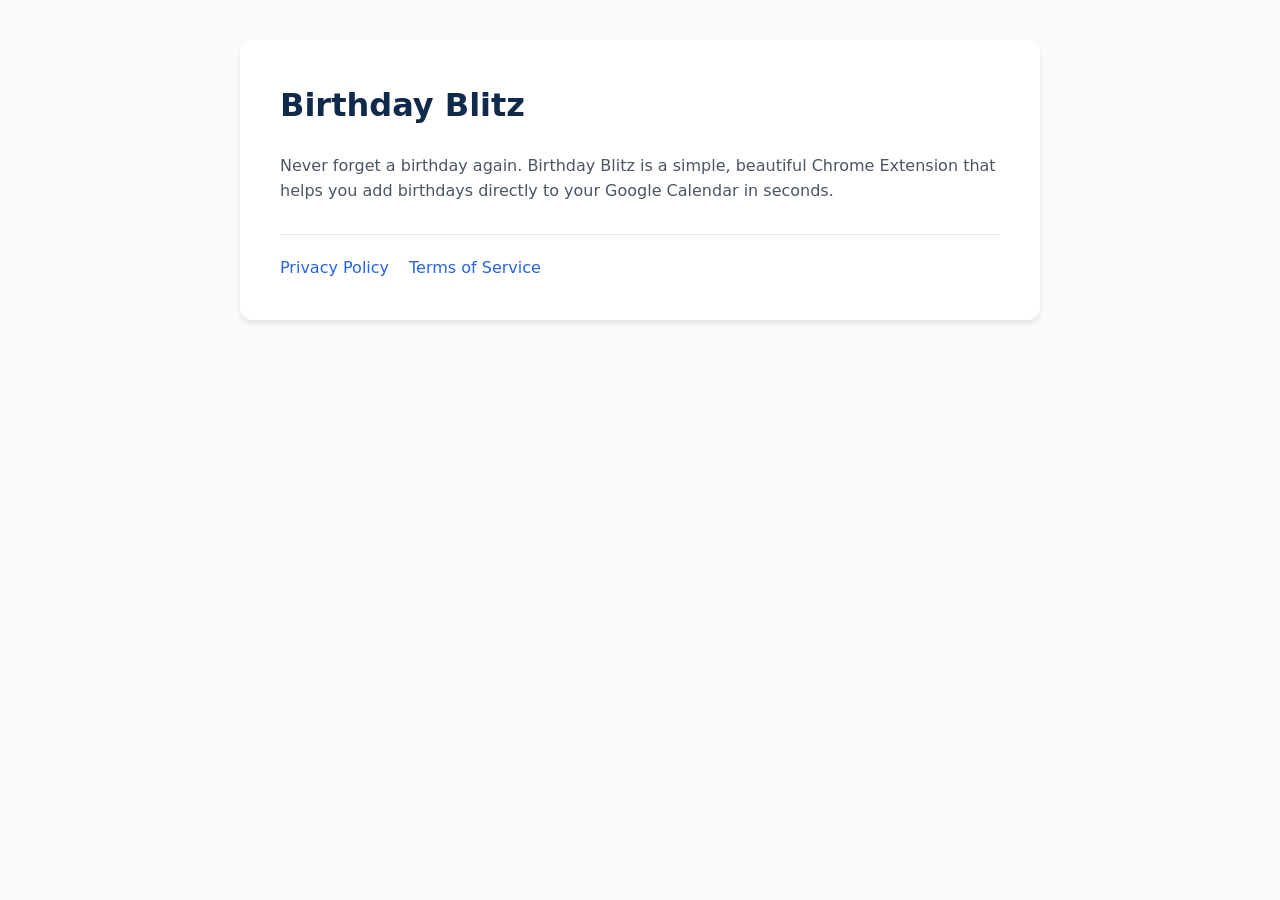
<file: index.html>
<!DOCTYPE html>
<html lang="en">

<head>
  <meta charset="UTF-8">
  <meta name="viewport" content="width=device-width, initial-scale=1.0">
  <title>Birthday Blitz - Chrome Extension</title>
  <style>
    body {
      font-family: system-ui, -apple-system, sans-serif;
      line-height: 1.6;
      color: #111827;
      max-width: 800px;
      margin: 0 auto;
      padding: 40px 20px;
      background-color: #f9fafb;
    }

    .card {
      background: white;
      padding: 40px;
      border-radius: 12px;
      box-shadow: 0 4px 6px -1px rgba(0, 0, 0, 0.1);
    }

    h1, h2 {
      color: #0f2a4a;
      margin-top: 0;
    }

    p {
      color: #4b5563;
    }

    .links {
      margin-top: 30px;
      border-top: 1px solid #e5e7eb;
      padding-top: 20px;
      display: flex;
      gap: 20px;
    }

    a {
      color: #2563eb;
      text-decoration: none;
      font-weight: 500;
    }

    a:hover {
      text-decoration: underline;
    }
  </style>
</head>

<body>
  <div class="card">
    <h1>Birthday Blitz</h1>
    <p>Never forget a birthday again. Birthday Blitz is a simple, beautiful Chrome Extension that helps you add
      birthdays directly to your Google Calendar in seconds.</p>

    <div class="links">
      <a href="privacy.html">Privacy Policy</a>
      <a href="terms.html">Terms of Service</a>
    </div>
  </div>
</body>

</html>
</file>
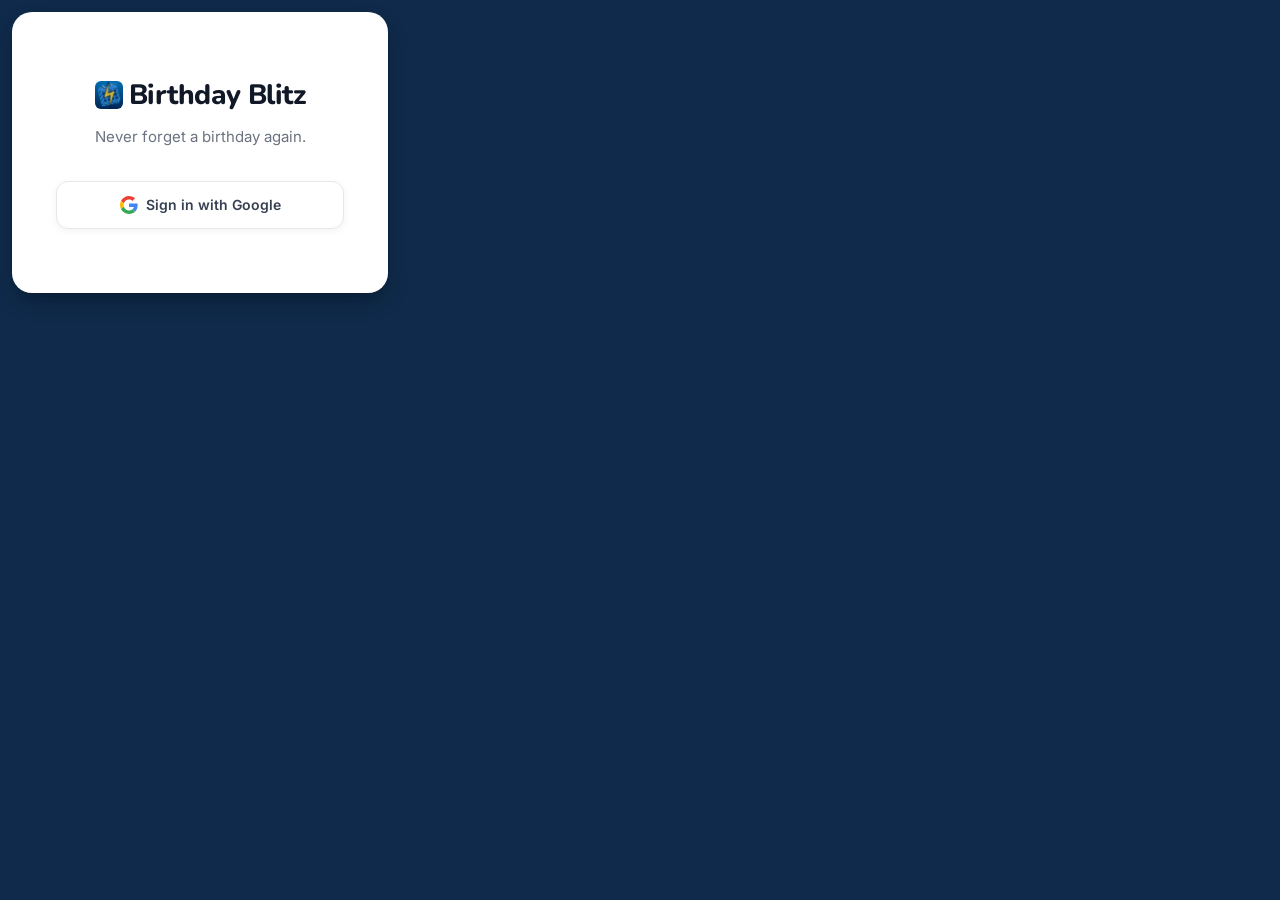
<file: popup.html>
<!DOCTYPE html>
<html>

<head>
  <meta charset="utf-8">
  <link rel="stylesheet" href="styles.css">
</head>

<body>
  <div class="container">
    <!-- Logged out view -->
    <div id="loginUI" class="login-view">
      <div class="title-wrapper login-title-wrapper">
        <img src="birthdayblitz.png" class="header-logo" alt="Logo">
        <h2 class="login-title">Birthday Blitz</h2>
      </div>
      <p class="login-subtitle">Never forget a birthday again.</p>
      <button id="loginBtn" class="btn-primary login-btn">Sign in with Google</button>
    </div>

    <!-- Logged in view -->
    <div id="mainUI" style="display: none;">
      <div class="header">
        <div class="title-wrapper">
          <img src="birthdayblitz.png" class="header-logo" alt="Logo">
          <h2>Birthday Blitz</h2>
        </div>
        <div class="calendar-group">
          <input type="hidden" id="calendar" value="">
          <div class="custom-select" id="customSelect">
            <div class="custom-select-trigger" id="customSelectTrigger">
              <span id="customSelectText">Select a Calendar</span>
            </div>
            <div class="custom-select-options" id="customSelectOptions">
              <!-- populated by JS -->
            </div>
          </div>
        </div>
      </div>

      <div class="input-group">
        <label for="name">Name</label>
        <div class="name-input-wrapper">
          <input type="text" id="name" placeholder="e.g., Jane Doe">
          <div class="fake-preview" aria-hidden="true"><span id="fakeName"></span><span id="suffixSpan" class="suffix">'s Birthday</span></div>
        </div>
      </div>

      <div class="input-group">
        <label for="date">Birthdate</label>
        <div class="date-row">
          <!-- Back to the native date picker for now -->
          <input type="date" id="date">
          <button id="todayBtn" class="btn-secondary">Today</button>
        </div>
      </div>

      <button id="submitBtn" class="btn-primary">Add to Calendar</button>
      <div id="successMsg" class="success-msg"></div>
      
      <div class="account-footer">
        <div id="accountInfo" class="account-info"></div>
        <button id="logoutBtn" class="btn-logout">Logout</button>
      </div>
    </div>
  </div>

  <script src="popup.js"></script>
</body>

</html>
</file>
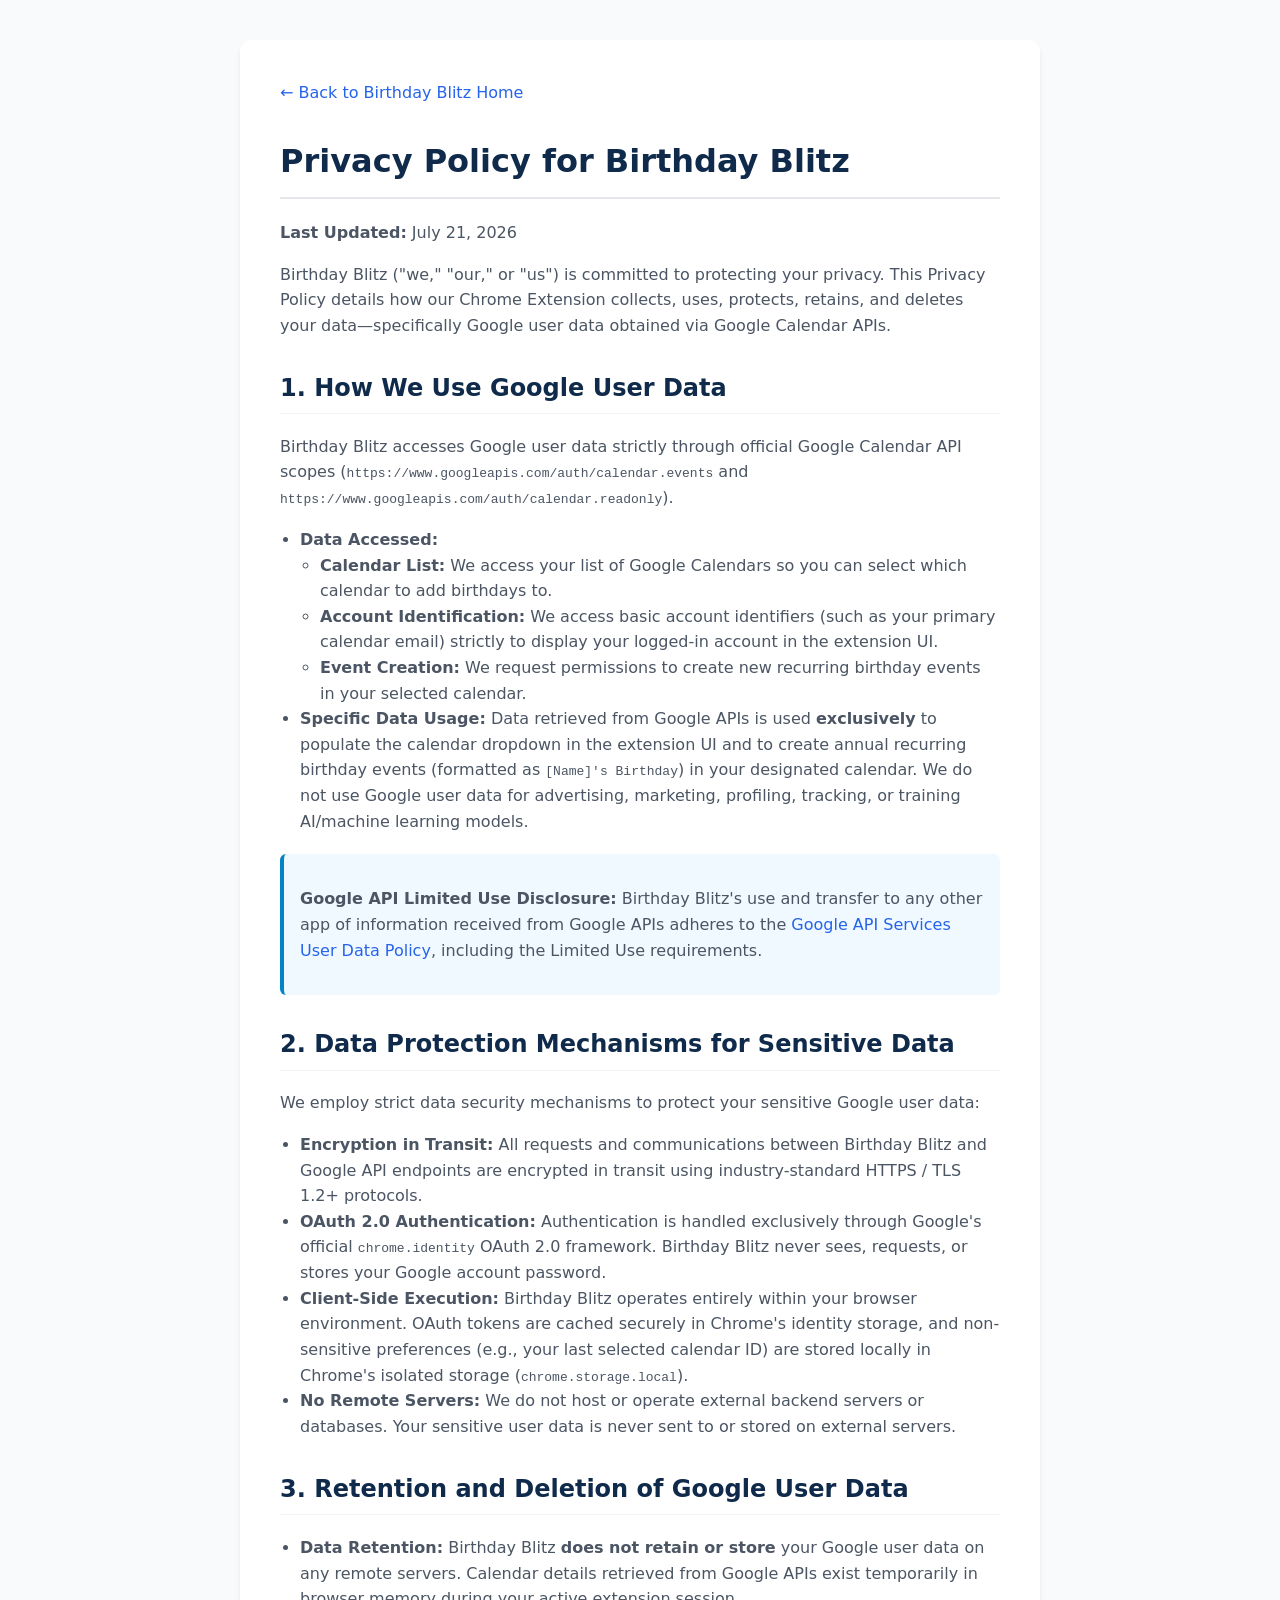
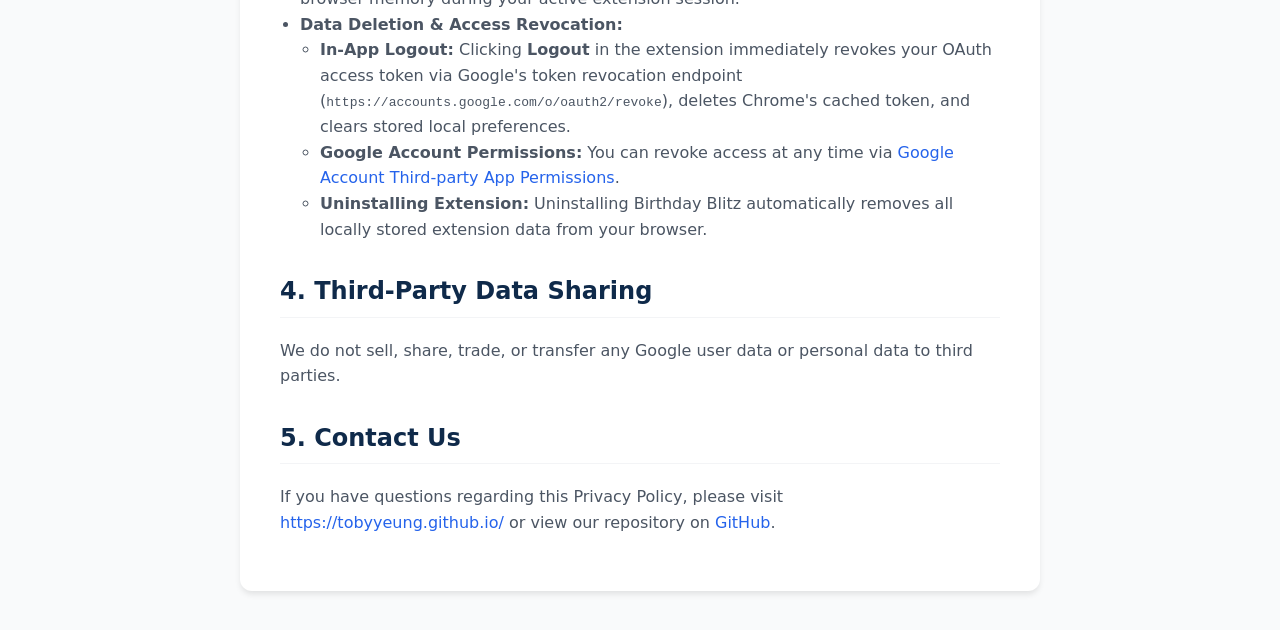
<file: privacy.html>
<!DOCTYPE html>
<html lang="en">

<head>
  <meta charset="UTF-8">
  <meta name="viewport" content="width=device-width, initial-scale=1.0">
  <title>Privacy Policy - Birthday Blitz</title>
  <style>
    body {
      font-family: system-ui, -apple-system, BlinkMacSystemFont, 'Segoe UI', Roboto, Oxygen, Ubuntu, Cantarell, sans-serif;
      line-height: 1.6;
      color: #111827;
      max-width: 800px;
      margin: 0 auto;
      padding: 40px 20px;
      background-color: #f9fafb;
    }

    .card {
      background: white;
      padding: 40px;
      border-radius: 12px;
      box-shadow: 0 4px 6px -1px rgba(0, 0, 0, 0.1);
    }

    h1,
    h2,
    h3 {
      color: #0f2a4a;
    }

    h1 {
      margin-top: 0;
      border-bottom: 2px solid #e5e7eb;
      padding-bottom: 10px;
    }

    h2 {
      margin-top: 30px;
      border-bottom: 1px solid #f3f4f6;
      padding-bottom: 6px;
    }

    p,
    li {
      color: #4b5563;
    }

    ul {
      padding-left: 20px;
    }

    .nav {
      margin-bottom: 30px;
    }

    .nav a,
    a {
      color: #2563eb;
      text-decoration: none;
      font-weight: 500;
    }

    .nav a:hover,
    a:hover {
      text-decoration: underline;
    }

    .highlight-box {
      background-color: #f0f9ff;
      border-left: 4px solid #0284c7;
      padding: 16px;
      border-radius: 6px;
      margin: 20px 0;
    }
  </style>
</head>

<body>
  <div class="card">
    <div class="nav"><a href="index.html">&larr; Back to Birthday Blitz Home</a></div>

    <h1>Privacy Policy for Birthday Blitz</h1>
    <p><strong>Last Updated:</strong> July 21, 2026</p>

    <p>Birthday Blitz ("we," "our," or "us") is committed to protecting your privacy. This Privacy Policy details how our Chrome Extension collects, uses, protects, retains, and deletes your data—specifically Google user data obtained via Google Calendar APIs.</p>

    <h2>1. How We Use Google User Data</h2>
    <p>Birthday Blitz accesses Google user data strictly through official Google Calendar API scopes (<code>https://www.googleapis.com/auth/calendar.events</code> and <code>https://www.googleapis.com/auth/calendar.readonly</code>).</p>
    <ul>
      <li><strong>Data Accessed:</strong>
        <ul>
          <li><strong>Calendar List:</strong> We access your list of Google Calendars so you can select which calendar to add birthdays to.</li>
          <li><strong>Account Identification:</strong> We access basic account identifiers (such as your primary calendar email) strictly to display your logged-in account in the extension UI.</li>
          <li><strong>Event Creation:</strong> We request permissions to create new recurring birthday events in your selected calendar.</li>
        </ul>
      </li>
      <li><strong>Specific Data Usage:</strong>
        Data retrieved from Google APIs is used <strong>exclusively</strong> to populate the calendar dropdown in the extension UI and to create annual recurring birthday events (formatted as <code>[Name]'s Birthday</code>) in your designated calendar.
        We do not use Google user data for advertising, marketing, profiling, tracking, or training AI/machine learning models.
      </li>
    </ul>

    <div class="highlight-box">
      <p><strong>Google API Limited Use Disclosure:</strong> Birthday Blitz's use and transfer to any other app of information received from Google APIs adheres to the <a href="https://developers.google.com/terms/api-services-user-data-policy" target="_blank" rel="noopener">Google API Services User Data Policy</a>, including the Limited Use requirements.</p>
    </div>

    <h2>2. Data Protection Mechanisms for Sensitive Data</h2>
    <p>We employ strict data security mechanisms to protect your sensitive Google user data:</p>
    <ul>
      <li><strong>Encryption in Transit:</strong> All requests and communications between Birthday Blitz and Google API endpoints are encrypted in transit using industry-standard HTTPS / TLS 1.2+ protocols.</li>
      <li><strong>OAuth 2.0 Authentication:</strong> Authentication is handled exclusively through Google's official <code>chrome.identity</code> OAuth 2.0 framework. Birthday Blitz never sees, requests, or stores your Google account password.</li>
      <li><strong>Client-Side Execution:</strong> Birthday Blitz operates entirely within your browser environment. OAuth tokens are cached securely in Chrome's identity storage, and non-sensitive preferences (e.g., your last selected calendar ID) are stored locally in Chrome's isolated storage (<code>chrome.storage.local</code>).</li>
      <li><strong>No Remote Servers:</strong> We do not host or operate external backend servers or databases. Your sensitive user data is never sent to or stored on external servers.</li>
    </ul>

    <h2>3. Retention and Deletion of Google User Data</h2>
    <ul>
      <li><strong>Data Retention:</strong>
        Birthday Blitz <strong>does not retain or store</strong> your Google user data on any remote servers. Calendar details retrieved from Google APIs exist temporarily in browser memory during your active extension session.
      </li>
      <li><strong>Data Deletion & Access Revocation:</strong>
        <ul>
          <li><strong>In-App Logout:</strong> Clicking <strong>Logout</strong> in the extension immediately revokes your OAuth access token via Google's token revocation endpoint (<code>https://accounts.google.com/o/oauth2/revoke</code>), deletes Chrome's cached token, and clears stored local preferences.</li>
          <li><strong>Google Account Permissions:</strong> You can revoke access at any time via <a href="https://myaccount.google.com/permissions" target="_blank" rel="noopener">Google Account Third-party App Permissions</a>.</li>
          <li><strong>Uninstalling Extension:</strong> Uninstalling Birthday Blitz automatically removes all locally stored extension data from your browser.</li>
        </ul>
      </li>
    </ul>

    <h2>4. Third-Party Data Sharing</h2>
    <p>We do not sell, share, trade, or transfer any Google user data or personal data to third parties.</p>

    <h2>5. Contact Us</h2>
    <p>If you have questions regarding this Privacy Policy, please visit <a href="https://tobyyeung.github.io/">https://tobyyeung.github.io/</a> or view our repository on <a href="https://github.com/tobyyeung/birthdayblitz">GitHub</a>.</p>
  </div>
</body>

</html>
</file>
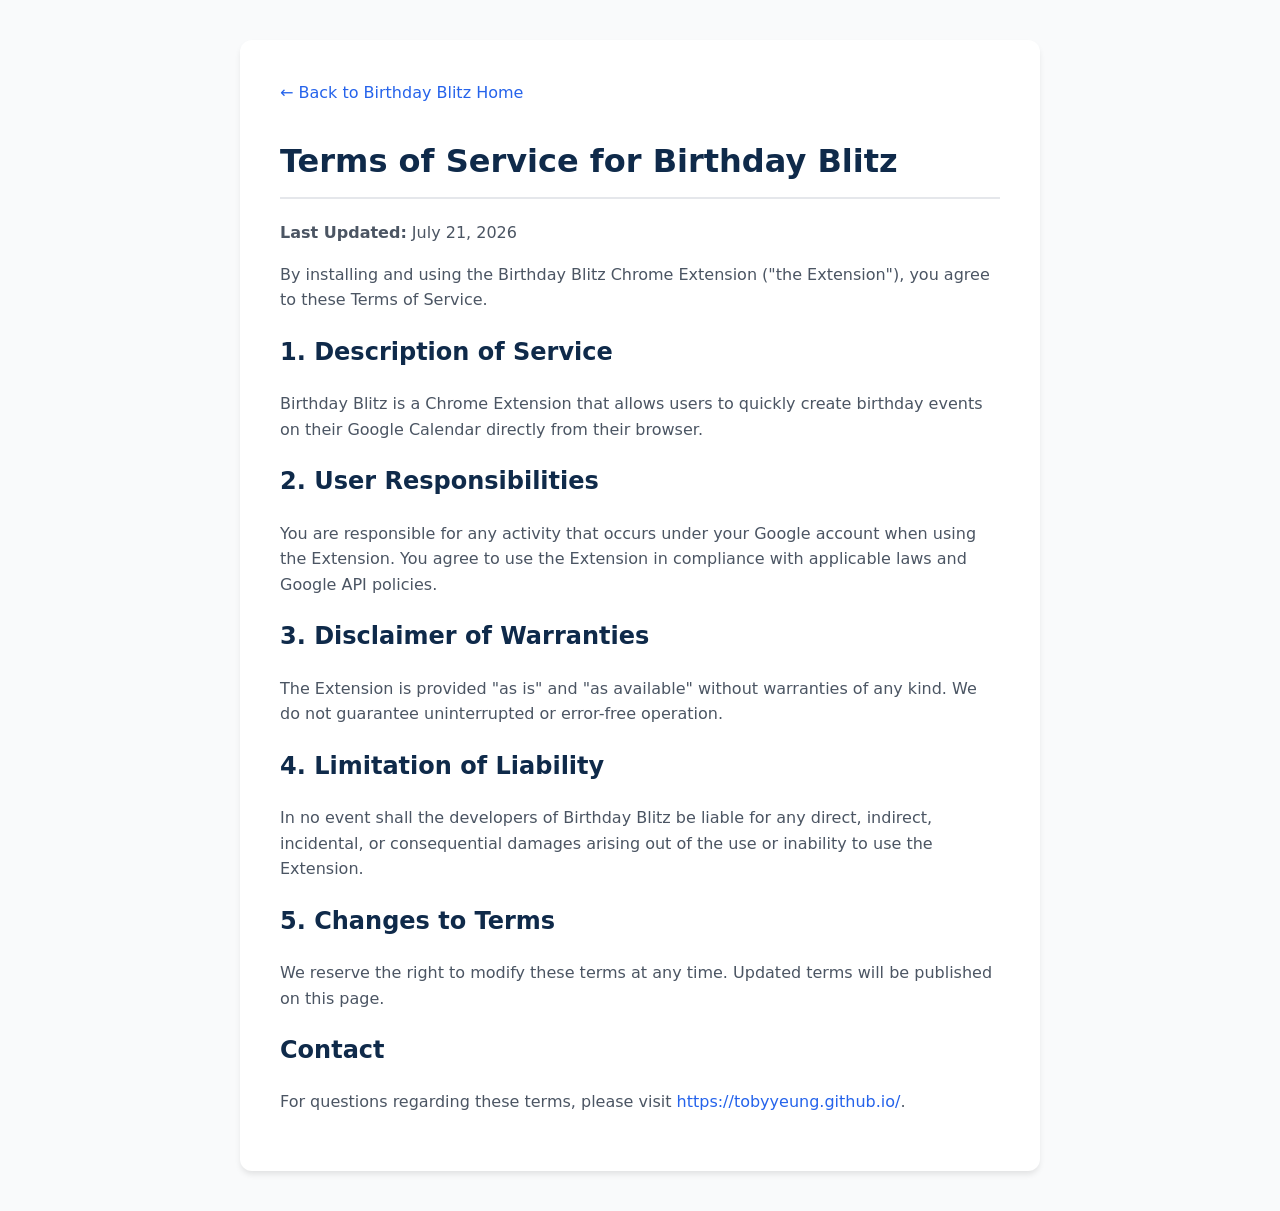
<file: terms.html>
<!DOCTYPE html>
<html lang="en">

<head>
  <meta charset="UTF-8">
  <meta name="viewport" content="width=device-width, initial-scale=1.0">
  <title>Terms of Service - Birthday Blitz</title>
  <style>
    body {
      font-family: system-ui, -apple-system, sans-serif;
      line-height: 1.6;
      color: #111827;
      max-width: 800px;
      margin: 0 auto;
      padding: 40px 20px;
      background-color: #f9fafb;
    }

    .card {
      background: white;
      padding: 40px;
      border-radius: 12px;
      box-shadow: 0 4px 6px -1px rgba(0, 0, 0, 0.1);
    }

    h1,
    h2 {
      color: #0f2a4a;
    }

    h1 {
      margin-top: 0;
      border-bottom: 2px solid #e5e7eb;
      padding-bottom: 10px;
    }

    p {
      color: #4b5563;
    }

    .nav {
      margin-bottom: 30px;
    }

    .nav a,
    a {
      color: #2563eb;
      text-decoration: none;
      font-weight: 500;
    }

    .nav a:hover,
    a:hover {
      text-decoration: underline;
    }
  </style>
</head>

<body>
  <div class="card">
    <div class="nav"><a href="index.html">&larr; Back to Birthday Blitz Home</a></div>

    <h1>Terms of Service for Birthday Blitz</h1>
    <p><strong>Last Updated:</strong> July 21, 2026</p>

    <p>By installing and using the Birthday Blitz Chrome Extension ("the Extension"), you agree to these Terms of Service.</p>

    <h2>1. Description of Service</h2>
    <p>Birthday Blitz is a Chrome Extension that allows users to quickly create birthday events on their Google Calendar directly from their browser.</p>

    <h2>2. User Responsibilities</h2>
    <p>You are responsible for any activity that occurs under your Google account when using the Extension. You agree to use the Extension in compliance with applicable laws and Google API policies.</p>

    <h2>3. Disclaimer of Warranties</h2>
    <p>The Extension is provided "as is" and "as available" without warranties of any kind. We do not guarantee uninterrupted or error-free operation.</p>

    <h2>4. Limitation of Liability</h2>
    <p>In no event shall the developers of Birthday Blitz be liable for any direct, indirect, incidental, or consequential damages arising out of the use or inability to use the Extension.</p>

    <h2>5. Changes to Terms</h2>
    <p>We reserve the right to modify these terms at any time. Updated terms will be published on this page.</p>

    <h2>Contact</h2>
    <p>For questions regarding these terms, please visit <a href="https://tobyyeung.github.io/">https://tobyyeung.github.io/</a>.</p>
  </div>
</body>

</html>
</file>
<file: styles.css>
@import url('https://fonts.googleapis.com/css2?family=Inter:wght@400;500;600;700&family=Nunito:wght@700;800&display=swap');

body {
  width: 400px;
  margin: 0;
  padding: 0;
  font-family: 'Inter', system-ui, sans-serif;
  background-color: #0f2a4a; /* Medium Navy */
  color: #111827;
}

.container {
  padding: 24px;
  background: #ffffff; /* Clean white card */
  border-radius: 20px;
  box-shadow: 0 10px 25px -5px rgba(0, 0, 0, 0.3), 0 8px 10px -6px rgba(0, 0, 0, 0.1);
  margin: 12px;
}

.header {
  display: flex;
  justify-content: space-between;
  align-items: flex-start;
  margin-bottom: 16px; /* more spacing below header */
}

.header h2 {
  margin: 0;
  font-family: 'Nunito', sans-serif;
  font-size: 22px;
  font-weight: 800;
  color: #111827; /* clear, dark text */
  letter-spacing: -0.01em;
}

.title-wrapper {
  display: flex;
  align-items: center;
  gap: 6px;
}

.header-logo {
  width: 28px;
  height: 28px;
  object-fit: contain;
  border-radius: 6px;
}

.input-group {
  margin-bottom: 20px;
}

label {
  display: block;
  font-size: 13px;
  font-weight: 600;
  margin-bottom: 4px; /* closer to text box */
  color: #374151; /* neutral dark gray */
  margin-left: 4px;
}

/* Premium Inputs */
input,
select {
  width: 100%;
  box-sizing: border-box;
  padding: 12px 16px;
  border: 1.5px solid #e5e7eb;
  border-radius: 12px;
  font-size: 14px;
  background-color: #f9fafb;
  font-family: inherit;
  transition: all 0.2s ease;
  color: #111827;
}

input:hover,
select:hover {
  border-color: #cbd5e1;
  background-color: #ffffff;
}

input:focus,
select:focus {
  outline: none;
  border-color: #3b82f6;
  background-color: #ffffff;
  box-shadow: 0 0 0 4px rgba(59, 130, 246, 0.15);
}

.name-input-wrapper {
  position: relative;
}

.calendar-group {
  flex: 1;
  max-width: 150px;
  margin-left: 12px;
  position: relative;
}

.custom-select {
  position: relative;
  width: 100%;
}

.custom-select-trigger {
  padding: 8px 24px 8px 12px;
  font-size: 12px;
  border-radius: 10px;
  background-color: #ffffff;
  border: 1px solid #e5e7eb;
  cursor: pointer;
  color: #111827;
  display: -webkit-box;
  -webkit-line-clamp: 3;
  line-clamp: 3;
  -webkit-box-orient: vertical;
  overflow: hidden;
  text-overflow: ellipsis;
  white-space: normal;
  word-wrap: break-word;
  background-image: url("data:image/svg+xml;charset=US-ASCII,%3Csvg%20xmlns%3D%22http%3A%2F%2Fwww.w3.org%2F2000%2Fsvg%22%20width%3D%22292.4%22%20height%3D%22292.4%22%3E%3Cpath%20fill%3D%22%236b7280%22%20d%3D%22M287%2069.4a17.6%2017.6%200%200%200-13-5.4H18.4c-5%200-9.3%201.8-12.9%205.4A17.6%2017.6%200%200%200%200%2082.2c0%205%201.8%209.3%205.4%2012.9l128%20127.9c3.6%203.6%207.8%205.4%2012.8%205.4s9.2-1.8%2012.8-5.4L287%2095c3.5-3.5%205.4-7.8%205.4-12.8%200-5-1.9-9.2-5.5-12.8z%22%2F%3E%3C%2Fsvg%3E");
  background-repeat: no-repeat;
  background-position: right 8px center;
  background-size: 10px auto;
  box-shadow: 0 1px 2px rgba(0, 0, 0, 0.05);
  transition: all 0.2s ease;
}

.custom-select-trigger:hover {
  border-color: #cbd5e1;
}

.custom-select-options {
  position: absolute;
  top: calc(100% + 4px);
  left: 0;
  width: 100%;
  max-height: 200px;
  overflow-y: auto;
  background: #ffffff;
  border: 1px solid #e5e7eb;
  border-radius: 10px;
  box-shadow: 0 10px 15px -3px rgba(0, 0, 0, 0.1);
  z-index: 100;
  display: none;
}

.custom-select.open .custom-select-options {
  display: block;
}

.custom-option {
  padding: 8px 12px;
  font-size: 12px;
  cursor: pointer;
  color: #111827;
  word-wrap: break-word;
}

.custom-option:hover {
  background-color: #f1f5f9;
}

.custom-option.selected {
  background-color: #e2e8f0;
  font-weight: 600;
}

.fake-preview {
  position: absolute;
  top: 0;
  left: 0;
  width: 100%;
  height: 100%;
  padding: 12px 16px;
  border: 1.5px solid transparent;
  font-size: 14px;
  font-family: inherit;
  pointer-events: none;
  white-space: pre;
  overflow: hidden;
  box-sizing: border-box;
  z-index: 2;
}

#fakeName {
  color: transparent;
}

.fake-preview .suffix {
  color: #9ca3af;
  display: none;
}

.row {
  display: flex;
  gap: 12px;
  align-items: flex-start;
  /* Aligns the tops of the containers */
}


.date-row {
  display: flex;
  gap: 12px;
}

.date-row input {
  flex-grow: 1;
}

/* Bubbly Buttons */
button {
  border: none;
  border-radius: 12px;
  font-size: 14px;
  font-weight: 600;
  cursor: pointer;
  transition: all 0.2s ease;
  font-family: inherit;
}

.btn-primary {
  width: 100%;
  padding: 14px;
  background: #eab308; /* Darker yellow */
  color: #0f2a4a; /* Navy text */
  margin-top: 8px;
  box-shadow: 0 4px 14px rgba(234, 179, 8, 0.3);
}

.btn-primary:hover {
  transform: translateY(-1px);
  background: #facc15; /* Lighter yellow on hover */
  box-shadow: 0 6px 20px rgba(234, 179, 8, 0.4);
}

.btn-primary:active {
  transform: translateY(1px);
  background: #ca8a04; /* Even darker on click */
  box-shadow: 0 2px 10px rgba(234, 179, 8, 0.25);
}

.btn-primary:disabled {
  opacity: 0.7;
  cursor: not-allowed;
  transform: none;
}

.btn-secondary {
  padding: 12px 20px;
  background-color: #f1f5f9; /* subtle gray */
  color: #475569;
  border: 1px solid #e2e8f0;
}

.btn-secondary:hover {
  background-color: #e2e8f0;
}

.btn-logout {
  padding: 6px 12px;
  background-color: transparent;
  border: 1px solid #e5e7eb;
  color: #6b7280;
  font-size: 12px;
  border-radius: 8px;
}

.btn-logout:hover {
  background-color: #fee2e2;
  color: #dc2626;
  border-color: #fca5a5;
}

/* Login View Styling */
.login-view {
  text-align: center;
  padding: 40px 20px;
}

.login-title-wrapper {
  justify-content: center;
  margin-bottom: 12px;
}

.login-title {
  margin: 0;
  font-family: 'Nunito', sans-serif;
  font-size: 28px;
  font-weight: 800;
  color: #111827; /* clear, dark text */
  letter-spacing: -0.02em;
}

.login-subtitle {
  margin: 0 0 32px 0;
  font-size: 15px;
  color: #6b7280;
  line-height: 1.5;
}

.login-btn {
  background: #ffffff;
  color: #374151;
  border: 1px solid #e5e7eb;
  box-shadow: 0 2px 8px rgba(0, 0, 0, 0.05);
  display: flex;
  align-items: center;
  justify-content: center;
  gap: 8px;
}

.login-btn:hover {
  background: #f9fafb;
  transform: translateY(-1px);
  box-shadow: 0 4px 12px rgba(0, 0, 0, 0.05);
}

.login-btn::before {
  content: "";
  display: inline-block;
  width: 18px;
  height: 18px;
  background-image: url("data:image/svg+xml;charset=UTF-8,%3Csvg xmlns='http://www.w3.org/2000/svg' viewBox='0 0 48 48'%3E%3Cpath fill='%23EA4335' d='M24 9.5c3.54 0 6.71 1.22 9.21 3.6l6.85-6.85C35.9 2.38 30.47 0 24 0 14.62 0 6.51 5.38 2.56 13.22l7.98 6.19C12.43 13.7 17.74 9.5 24 9.5z'/%3E%3Cpath fill='%234285F4' d='M46.98 24.55c0-1.57-.15-3.09-.38-4.55H24v9.02h12.94c-.58 2.96-2.26 5.48-4.78 7.18l7.73 6c4.51-4.18 7.09-10.36 7.09-17.65z'/%3E%3Cpath fill='%23FBBC05' d='M10.53 28.59c-.48-1.45-.76-2.99-.76-4.59s.27-3.14.76-4.59l-7.98-6.19C.92 16.46 0 20.12 0 24c0 3.88.92 7.54 2.56 10.78l7.97-6.19z'/%3E%3Cpath fill='%2334A853' d='M24 48c6.48 0 11.93-2.13 15.89-5.81l-7.73-6c-2.15 1.45-4.92 2.3-8.16 2.3-6.26 0-11.57-4.22-13.47-9.91l-7.98 6.19C6.51 42.62 14.62 48 24 48z'/%3E%3C/svg%3E");
}

.account-footer {
  display: flex;
  justify-content: center;
  align-items: center;
  gap: 12px;
  margin-top: 16px;
}

.account-info {
  font-size: 12px;
  color: #9ca3af;
}

.success-msg {
  color: #10b981;
  font-weight: 500;
  margin-top: 12px;
  text-align: center;
  font-size: 13px;
  display: none;
  background-color: #ecfdf5;
  padding: 10px;
  border-radius: 8px;
  border: 1px solid #d1fae5;
}
</file>
